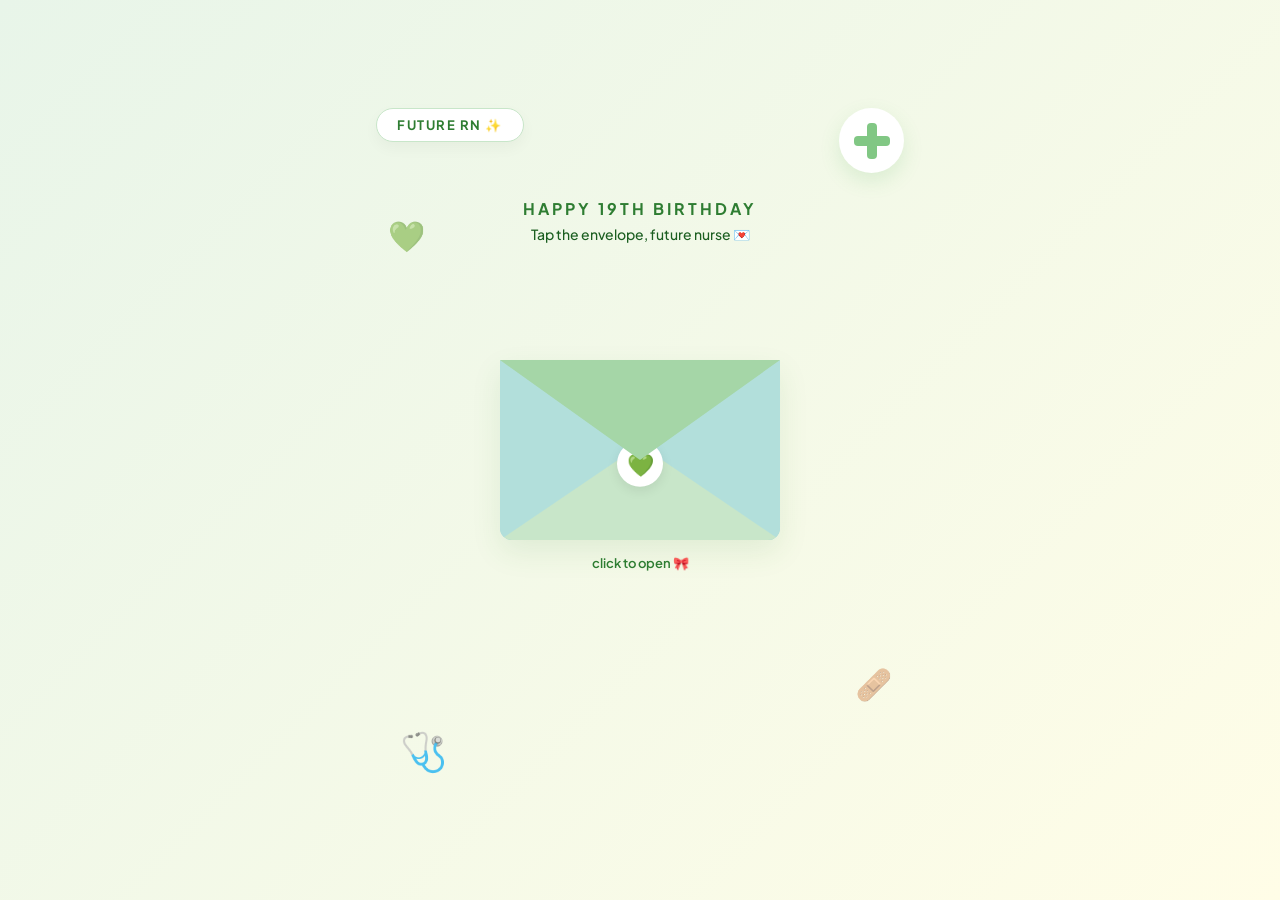
<file: index.html>
<!DOCTYPE html>
<html lang="en">
<head>
    <meta charset="UTF-8">
    <meta name="viewport" content="width=device-width, initial-scale=1.0">
    <title>Happy Birthday, Wifeyyy!</title>
    <link href="https://fonts.googleapis.com/css2?family=Playfair+Display:ital,wght@0,600;1,400&family=Plus+Jakarta+Sans:wght@400;500;600;700&display=swap" rel="stylesheet">
    <link rel="stylesheet" href="style.css">
</head>
<body>

<div class="scene">
    <div class="deco pos1">
        <div class="cross-bg"><div class="cross"></div></div>
    </div>
    <div class="badge-card">FUTURE RN ✨</div>
    <div class="heart-deco h1">💚</div>
    <div class="heart-deco h2">🩹</div>
    <div class="heart-deco h3">🩺</div>

    <div class="intro-text" id="introText">
        <p>HAPPY 19TH BIRTHDAY</p>
        <p>Tap the envelope, future nurse 💌</p>
    </div>

    <div class="envelope-wrapper" id="envelopeWrapper">
        <div class="envelope">
            <div class="flap" id="envelopeFlap"></div>
            <div class="front-left"></div>
            <div class="front-right"></div>
            <div class="front-bottom"></div>
            <div class="heart-seal">
                <div class="heart-icon">💚</div>
            </div>
        </div>
        <p class="tap-hint">click to open 🎀</p>
    </div>

    <div class="card-wrap" id="cardWrap">
        <div class="card-header-art">🩺❤️🩹🌱</div>
        <h1 class="card-title">Happy birthday, my wifeyyy!! 🎀</h1>
        <p class="card-from">- from nando ❤</p>

        <div style="text-align: justify;" class="card-body">
            <p>HAPPYYYYYY 19TH BIRTHDAYYYYYY BABYYYYYY!!! 🎉🎂🤍</p>

            <p>First of all, thank You Lorddd kasi binigyan mo poo ng another year ang pinakamamahal kong asawaaa para ma-celebrate namin together with her family ang birthday niya hehehehehe 🤍</p>

            <p>Wifeyyy, I will never ever magsasawa sabihin na thank youuu for staying with me through everything... 
               Superr damiii na nating napagdaanannn likee parang ang tagal na natin hehehe, challenges, problems, at mga time na nahihirapan us and sinusubok na talaga tayong dalawa huhu, and WE'RE STILL HERE, strong, mahal na mahal ang isa't isa at haharapin magkasama 'yung mga challenges na paparating. At lahat ng 'yan ay nangyariii dahil kay Papa Godddd, kayaa super duper thankful mee sa kanyaaa hehehe, HE guide us all through out and hindi niya us pinabayaan.
            </p>

            <p>I loveeeeeeee youuuuu sooooo muchhhhhhhh wifeyyyyy, my favoriteee personn, my BEST frienddd, and the love of my lifeeee. Mahal na mahal na mahal na mahal na mahal na mahal kitaaaaaaaaaaa!! Thankyouuu for lovingggg meee alottt and boosting my confidence saying na I'm pogi, understanding mee alwayss, being patient with mee kahit sobrang daming ebas at ayaw, and sa lahat ng efforts & sacrificesss na ginagawa mo for meee/uss. I appreaciateee youuu soo muchhh my wifeeeee, ang talap talap mong mag mahal hehe.  </p>

            <p>Forrrr this dayyyyy, ur birthday!!! My wishhhh for uuu so simple. I prayyy na maging genuinely happpyy kaa todayy, mag enjoyyy, magkaroon ng peace sa puso mooo at makit mo yung pagmamahal ng ibang taoo para sa'yo, lalong lalo na ako hehe. I also prayy that i-guide ka ni papa God sa journey mo, as a nursing student, kasii alam kong hindi madaling course 'yan at saksi ako sa mga hirap mo. But, alam ko rin kung gaano ka katatag, kasipag, kalakas, at kadetirminado, my wifee!! Kayang kayaa 'yan!! Padayon wifey! </p>

            <p>
              Moreeeeoverrrrrr, I pray for MORE GUIDANCE kay PAPA GODDDD for our relationshipppp and LET HIM BE THE CENTERRR OF OUR RELATIONSHIPPPPP. And I pray na samahan niya uss sa mga plan at dreamm natin togetherrrrr hehehe :3 
            </p>

            <p>
              MOREE BIRTHDAYYSSS TOGETHERRRRR, MEMORIESSS, MORE LOVEEE LOVEEEEEE, TAWANANNN, MORE LESSONSSSS PARA MAG GROW TOGETHERRR, AND MANY MANY MANY YEARSSS NA MAGKASAMAAA UZZZZZZZ!!! 
            </p>

            <p>
              Happy 19th Birthday, babyyyyy!! Enjoy your special dayyy. I love youuu so muchhhh!! 😚🤍
            </p>

            <div class="surprise-box">
                <a href="https://digibouquet.vercel.app/bouquet/99f869b4-a2df-435e-8df8-04a854119eb6" target="_blank" class="surprise-link">
                    click for a surprise :3
                </a>
            </div>

            <p class="card-signature">forever yours, nando 🤍</p>
        </div>

        <div class="close-btn-wrap">
            <button id="closeBtn">Close Letter</button>
        </div>
    </div>

    <div class="floating-hearts" id="floatingHearts"></div>
</div>

<canvas id="confettiCanvas"></canvas>

<script src="script.js"></script>
</body>
</html>
</file>
<file: style.css>
/* Reset and Base Styling */
* { 
    margin: 0; 
    padding: 0; 
    box-sizing: border-box; 
}

body {
    font-family: 'Plus Jakarta Sans', sans-serif;
    min-height: 100vh;
    display: flex;
    align-items: center;
    justify-content: center;
    background: linear-gradient(135deg, #e8f5e9 0%, #fffde7 100%); /* Pastel Mint to Soft Cream Gold */
    overflow: hidden;
    position: relative;
}

.scene {
    position: relative;
    width: 100%;
    max-width: 600px;
    height: 100vh;
    display: flex;
    align-items: center;
    justify-content: center;
}

/* --- Cute Nurse Decor Theme --- */
.deco {
    position: absolute;
    pointer-events: none;
    z-index: 1;
}

.cross-bg {
    background: #ffffff;
    border-radius: 50%;
    width: 65px;
    height: 65px;
    display: flex;
    align-items: center;
    justify-content: center;
    box-shadow: 0 8px 20px rgba(76, 175, 80, 0.15);
}

.cross {
    position: relative;
    width: 36px;
    height: 36px;
}

.cross::before, .cross::after {
    content: "";
    position: absolute;
    background: #81c784; /* Soft Medical Green Cross */
    border-radius: 4px;
}

.cross::before { width: 36px; height: 10px; top: 13px; left: 0; }
.cross::after { width: 10px; height: 36px; top: 0; left: 13px; }

.pos1 { top: 12%; right: 6%; animation: floatGently 4s ease-in-out infinite alternate; }

.badge-card {
    position: absolute;
    top: 12%;
    left: 6%;
    background: #ffffff;
    border-radius: 30px;
    padding: 8px 20px;
    box-shadow: 0 6px 15px rgba(0,0,0,0.04);
    font-size: 13px;
    color: #2e7d32;
    font-weight: 700;
    letter-spacing: 1.5px;
    border: 1px solid #c8e6c9;
    z-index: 1;
}

.heart-deco {
    position: absolute;
    font-size: 30px;
    opacity: 0.6;
    pointer-events: none;
    z-index: 1;
}
.h1 { top: 24%; left: 8%; animation: floatGently 3.5s ease-in-out infinite alternate; }
.h2 { bottom: 22%; right: 8%; animation: floatGently 4.5s ease-in-out infinite alternate; }
.h3 { bottom: 14%; left: 10%; font-size: 38px; opacity: 0.7; }

@keyframes floatGently {
    0% { transform: translateY(0); }
    100% { transform: translateY(-12px); }
}

/* --- Intro Text --- */
.intro-text {
    position: absolute;
    top: 22%;
    text-align: center;
    transition: opacity 0.4s ease, transform 0.4s ease;
    z-index: 5;
    width: 100%;
    padding: 0 20px;
}

.intro-text p:first-child {
    font-size: 16px;
    color: #2e7d32;
    letter-spacing: 3px;
    font-weight: 700;
}

.intro-text p:last-child {
    font-size: 14px;
    color: #1b5e20;
    margin-top: 6px;
    font-weight: 500;
}

/* --- 3D Cute Green Envelope --- */
.envelope-wrapper {
    position: relative;
    width: 280px;
    height: 180px;
    cursor: pointer;
    z-index: 4;
    transition: transform 0.3s ease, opacity 0.3s ease;
}

.envelope-wrapper:hover {
    transform: scale(1.04);
}

.envelope {
    position: relative;
    width: 100%;
    height: 100%;
    background-color: #c8e6c9; /* Light Mint Base */
    border-radius: 0 0 12px 12px;
    box-shadow: 0 12px 30px rgba(46, 125, 50, 0.1);
}

/* Flap logic */
.flap {
    position: absolute;
    top: 0;
    left: 0;
    width: 0;
    height: 0;
    border-left: 140px solid transparent;
    border-right: 140px solid transparent;
    border-top: 100px solid #a5d6a7; /* Sage Green Flap */
    transform-origin: top;
    transition: transform 0.4s ease-in-out;
    z-index: 5;
}

/* Side/Bottom shapes overlay */
.front-left {
    position: absolute;
    bottom: 0; left: 0; width: 0; height: 0;
    border-left: 140px solid #b2dfdb;
    border-top: 90px solid transparent;
    border-bottom: 90px solid #b2dfdb;
    border-radius: 0 0 0 12px;
    z-index: 3;
}

.front-right {
    position: absolute;
    bottom: 0; right: 0; width: 0; height: 0;
    border-right: 140px solid #b2dfdb;
    border-top: 90px solid transparent;
    border-bottom: 90px solid #b2dfdb;
    border-radius: 0 0 12px 0;
    z-index: 3;
}

.front-bottom {
    position: absolute;
    bottom: 0; left: 0; width: 0; height: 0;
    border-left: 140px solid transparent;
    border-right: 140px solid transparent;
    border-bottom: 95px solid #c8e6c9;
    border-radius: 0 0 12px 12px;
    z-index: 3;
}

.heart-seal {
    position: absolute;
    top: 50%;
    left: 50%;
    transform: translate(-50%, -20%);
    width: 46px;
    height: 46px;
    background: #ffffff;
    border-radius: 50%;
    display: flex;
    align-items: center;
    justify-content: center;
    box-shadow: 0 4px 12px rgba(0,0,0,0.08);
    z-index: 4;
}

.heart-icon {
    font-size: 22px;
}

.tap-hint {
    text-align: center;
    font-size: 13px;
    color: #2e7d32;
    margin-top: 15px;
    font-weight: 600;
    animation: bob 1.6s ease-in-out infinite;
}

@keyframes bob {
    0%, 100% { transform: translateY(0); }
    50% { transform: translateY(5px); }
}

/* Active State Envelope Open */
.envelope-wrapper.open .flap {
    transform: rotateX(180deg);
    z-index: 2;
}

/* --- Premium Letter Card --- */
.card-wrap {
    position: absolute;
    left: 50%;
    top: 50%;
    transform: translate(-50%, -45%) scale(0.9);
    width: 480px;
    max-width: 90%;
    opacity: 0;
    pointer-events: none;
    transition: all 0.5s cubic-bezier(0.175, 0.885, 0.32, 1.275);
    background: #ffffff;
    border-radius: 24px;
    padding: 35px 30px;
    max-height: 75vh;
    overflow-y: auto;
    box-shadow: 0 20px 50px rgba(27, 94, 32, 0.12);
    z-index: 10;
    border: 1px solid #e8f5e9;
}

.card-wrap.show {
    opacity: 1;
    transform: translate(-50%, -50%) scale(1);
    pointer-events: auto;
}

.card-header-art {
    text-align: center;
    font-size: 34px;
    margin-bottom: 10px;
    letter-spacing: 4px;
}

.card-title {
    text-align: center;
    font-family: 'Playfair Display', serif;
    font-size: 25px;
    color: #1b5e20;
    margin-bottom: 6px;
}

.card-from {
    text-align: center;
    font-size: 14px;
    color: #388e3c;
    font-weight: 600;
    margin-bottom: 25px;
}

.card-body {
    font-size: 15px;
    line-height: 1.85;
    color: #37474f;
}

.card-body p {
    margin-bottom: 18px;
}

/* --- Click for a Surprise Cute Link Design --- */
.surprise-box {
    text-align: center;
    margin: 30px 0;
}

.surprise-link {
    display: inline-block;
    padding: 14px 32px;
    background: linear-gradient(135deg, #c8e6c9 0%, #fff9c4 100%);
    color: #1b5e20;
    text-decoration: none;
    font-weight: 700;
    font-size: 14px;
    border-radius: 50px;
    border: 2px dashed #81c784;
    box-shadow: 0 6px 18px rgba(46, 125, 50, 0.1);
    transition: all 0.3s cubic-bezier(0.175, 0.885, 0.32, 1.275);
    letter-spacing: 0.5px;
    animation: pulseSurprise 2s infinite ease-in-out;
}

.surprise-link:hover {
    transform: scale(1.06) translateY(-3px);
    background: linear-gradient(135deg, #a5d6a7 0%, #fff59d 100%);
    box-shadow: 0 10px 25px rgba(46, 125, 50, 0.2);
    border-style: solid;
}

@keyframes pulseSurprise {
    0%, 100% { transform: scale(1); }
    50% { transform: scale(1.03); box-shadow: 0 6px 22px rgba(46, 125, 50, 0.15); }
}

.card-signature {
    text-align: right;
    font-family: 'Playfair Display', serif;
    font-style: italic;
    font-size: 17px;
    margin-top: 30px;
    color: #1b5e20;
    font-weight: 600;
}

/* Custom Clean Scrollbar */
.card-wrap::-webkit-scrollbar {
    width: 6px;
}
.card-wrap::-webkit-scrollbar-track {
    background: #f1f8e9;
    border-radius: 10px;
}
.card-wrap::-webkit-scrollbar-thumb {
    background: #a5d6a7;
    border-radius: 10px;
}

.close-btn-wrap {
    text-align: center;
    margin-top: 25px;
}

.close-btn-wrap button {
    font-family: 'Plus Jakarta Sans', sans-serif;
    font-size: 13px;
    font-weight: 600;
    padding: 12px 32px;
    border-radius: 25px;
    border: none;
    background: linear-gradient(135deg, #81c784 0%, #388e3c 100%);
    color: #fff;
    cursor: pointer;
    box-shadow: 0 4px 15px rgba(56, 142, 60, 0.25);
    transition: transform 0.2s, box-shadow 0.2s;
}

.close-btn-wrap button:hover {
    transform: translateY(-2px);
    box-shadow: 0 6px 20px rgba(56, 142, 60, 0.35);
}

/* --- Interactive FX Elements --- */
#confettiCanvas {
    position: fixed;
    inset: 0;
    pointer-events: none;
    width: 100%;
    height: 100%;
    z-index: 20;
}

.floating-hearts {
    position: absolute;
    inset: 0;
    pointer-events: none;
    overflow: hidden;
    z-index: 3;
}

.floating-heart {
    position: absolute;
    bottom: -50px;
    font-size: 24px;
    opacity: 0;
    animation: floatUp 4.2s cubic-bezier(0.25, 1, 0.5, 1) forwards;
}

@keyframes floatUp {
    0% { opacity: 0; transform: translateY(0) translateX(0) scale(0.6); }
    15% { opacity: 0.9; }
    100% { opacity: 0; transform: translateY(-100vh) translateX(var(--drift)) scale(1.2); }
}
</file>
